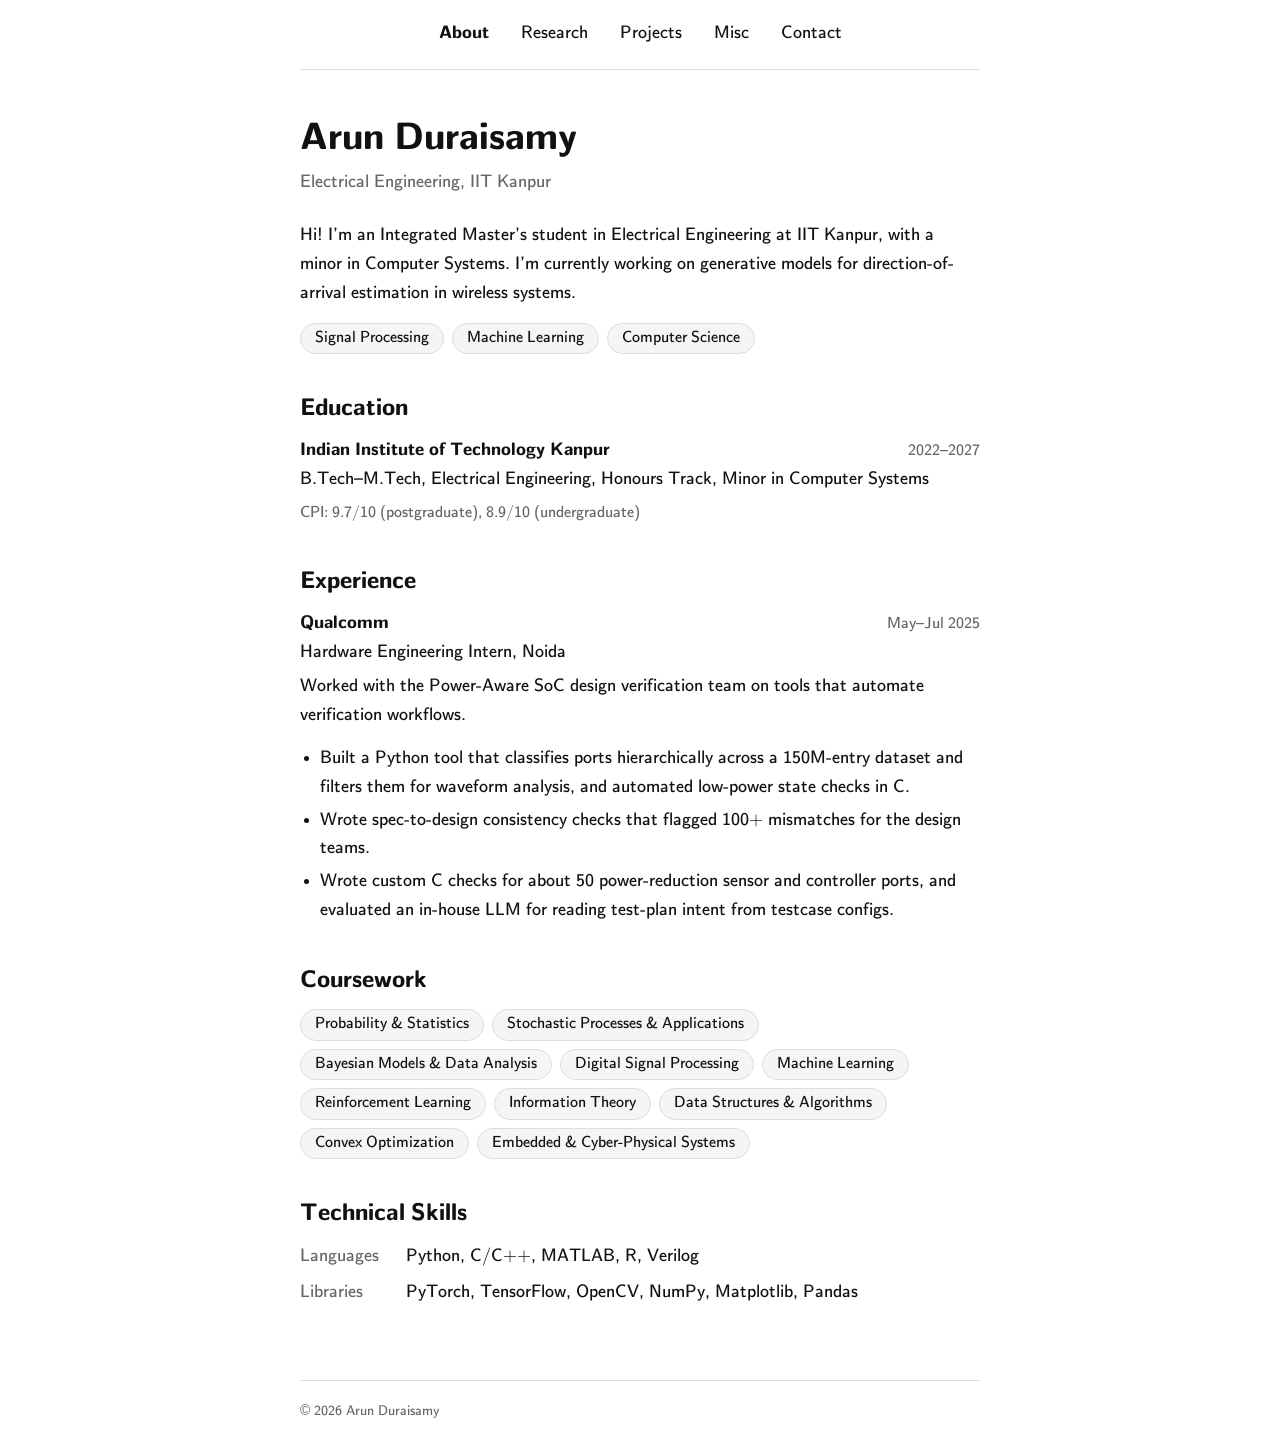
<file: index.html>
<!DOCTYPE html>
<html lang="en">
<head>
<meta charset="utf-8">
<meta name="viewport" content="width=device-width, initial-scale=1">
<title>Arun Duraisamy</title>
<meta name="description" content="Arun Duraisamy, dual-degree Electrical Engineering student at IIT Kanpur.">
<link rel="icon" href="favicon.svg" type="image/svg+xml">
<link rel="stylesheet" href="style.css">
</head>
<body>
<nav class="navbar">
  <a href="index.html" aria-current="page">About</a>
  <a href="research.html">Research</a>
  <a href="projects.html">Projects</a>
  <a href="misc.html">Misc</a>
  <a href="contact.html">Contact</a>
</nav>

<main>
  <div class="intro">
    <!-- Optional photo: put photo.jpg in this folder and uncomment -->
    <!-- <img class="photo" src="photo.jpg" alt="Arun Duraisamy"> -->
    <h1>Arun Duraisamy</h1>
    <p class="tagline">Electrical Engineering, IIT Kanpur</p>
    <p>Hi! I'm an Integrated Master's student in Electrical Engineering at IIT Kanpur, with a minor in Computer Systems. I'm currently working on generative models for direction-of-arrival estimation in wireless systems.</p>
  </div>

  <ul class="chips">
    <li>Signal Processing</li>
    <li>Machine Learning</li>
    <li>Computer Science</li>
  </ul>

  <h2>Education</h2>
  <div class="entry">
    <div class="entry-head">
      <strong>Indian Institute of Technology Kanpur</strong>
      <span class="when">2022&ndash;2027</span>
    </div>
    <p class="role">B.Tech&ndash;M.Tech, Electrical Engineering, Honours Track, Minor in Computer Systems</p>
    <p class="meta">CPI: 9.7/10 (postgraduate), 8.9/10 (undergraduate)</p>
  </div>

  <h2>Experience</h2>
  <div class="entry">
    <div class="entry-head">
      <strong>Qualcomm</strong>
      <span class="when">May&ndash;Jul 2025</span>
    </div>
    <p class="role">Hardware Engineering Intern, Noida</p>
    <p>Worked with the Power-Aware SoC design verification team on tools that automate verification workflows.</p>
    <ul>
      <li>Built a Python tool that classifies ports hierarchically across a 150M-entry dataset and filters them for waveform analysis, and automated low-power state checks in C.</li>
      <li>Wrote spec-to-design consistency checks that flagged 100+ mismatches for the design teams.</li>
      <li>Wrote custom C checks for about 50 power-reduction sensor and controller ports, and evaluated an in-house LLM for reading test-plan intent from testcase configs.</li>
    </ul>
  </div>

  <h2>Coursework</h2>
  <ul class="chips">
    <li>Probability &amp; Statistics</li>
    <li>Stochastic Processes &amp; Applications</li>
    <li>Bayesian Models &amp; Data Analysis</li>
    <li>Digital Signal Processing</li>
    <li>Machine Learning</li>
    <li>Reinforcement Learning</li>
    <li>Information Theory</li>
    <li>Data Structures &amp; Algorithms</li>
    <li>Convex Optimization</li>
    <li>Embedded &amp; Cyber-Physical Systems</li>
  </ul>

  <h2>Technical Skills</h2>
  <ul class="kv">
    <li><span class="label">Languages</span> <span>Python, C/C++, MATLAB, R, Verilog</span></li>
    <li><span class="label">Libraries</span> <span>PyTorch, TensorFlow, OpenCV, NumPy, Matplotlib, Pandas</span></li>
  </ul>
</main>

<footer>&copy; 2026 Arun Duraisamy</footer>
</body>
</html>
</file>
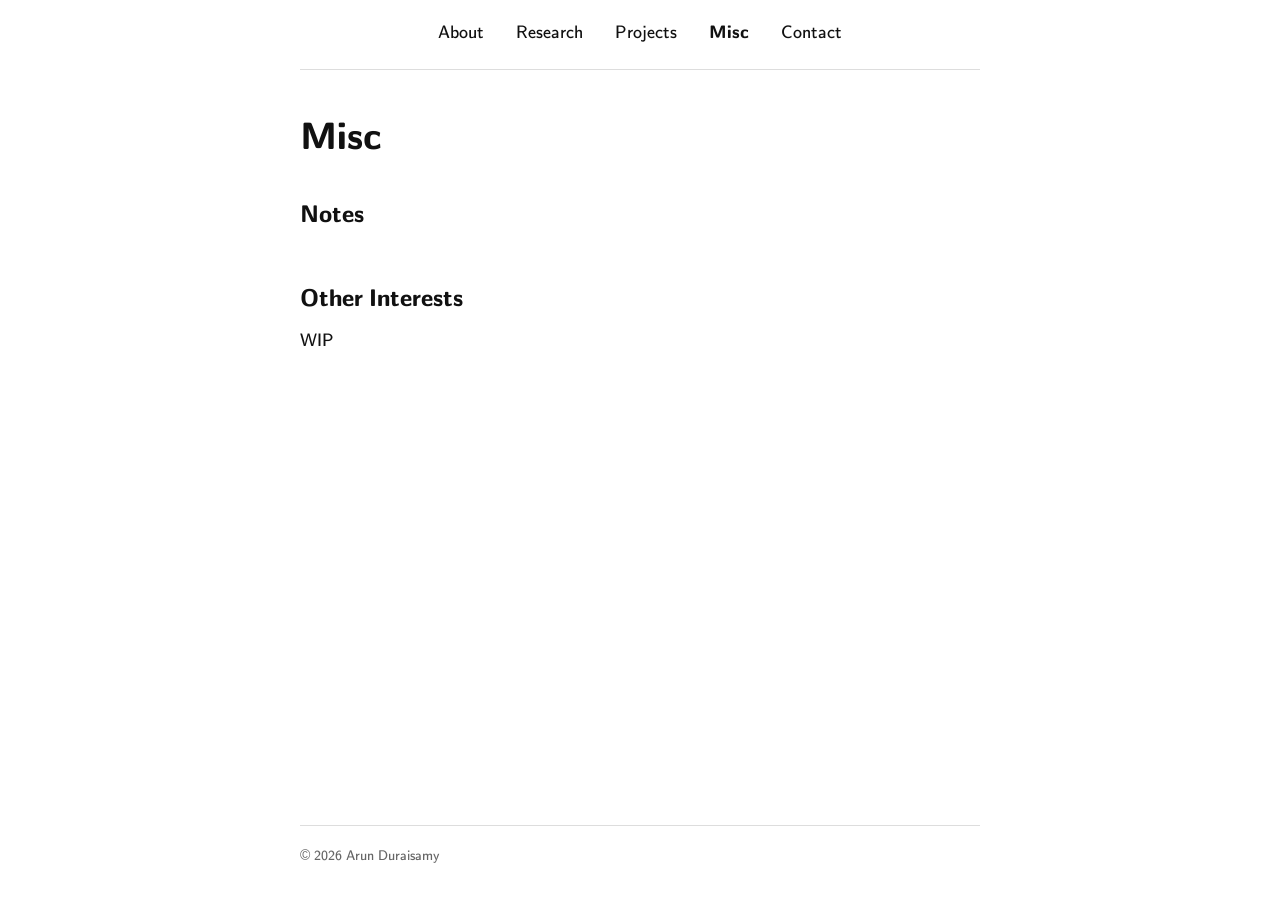
<file: misc.html>
<!DOCTYPE html>
<html lang="en">
<head>
<meta charset="utf-8">
<meta name="viewport" content="width=device-width, initial-scale=1">
<title>Misc | Arun Duraisamy</title>
<meta name="description" content="Notes and other interests of Arun Duraisamy.">
<link rel="icon" href="favicon.svg" type="image/svg+xml">
<link rel="stylesheet" href="style.css">
</head>
<body>
<nav class="navbar">
  <a href="index.html">About</a>
  <a href="research.html">Research</a>
  <a href="projects.html">Projects</a>
  <a href="misc.html" aria-current="page">Misc</a>
  <a href="contact.html">Contact</a>
</nav>

<main>
  <h1>Misc</h1>

  <h2>Notes</h2>
  <!-- EDIT: notes, tutorials, blog posts -->
  <ul class="news">
    <li><span class="date"></span> <a href="#"></a></li>
  </ul>

  <h2>Other Interests</h2>
  <!-- EDIT -->
  <p>WIP</p>
</main>

<footer>&copy; 2026 Arun Duraisamy</footer>
</body>
</html>
</file>
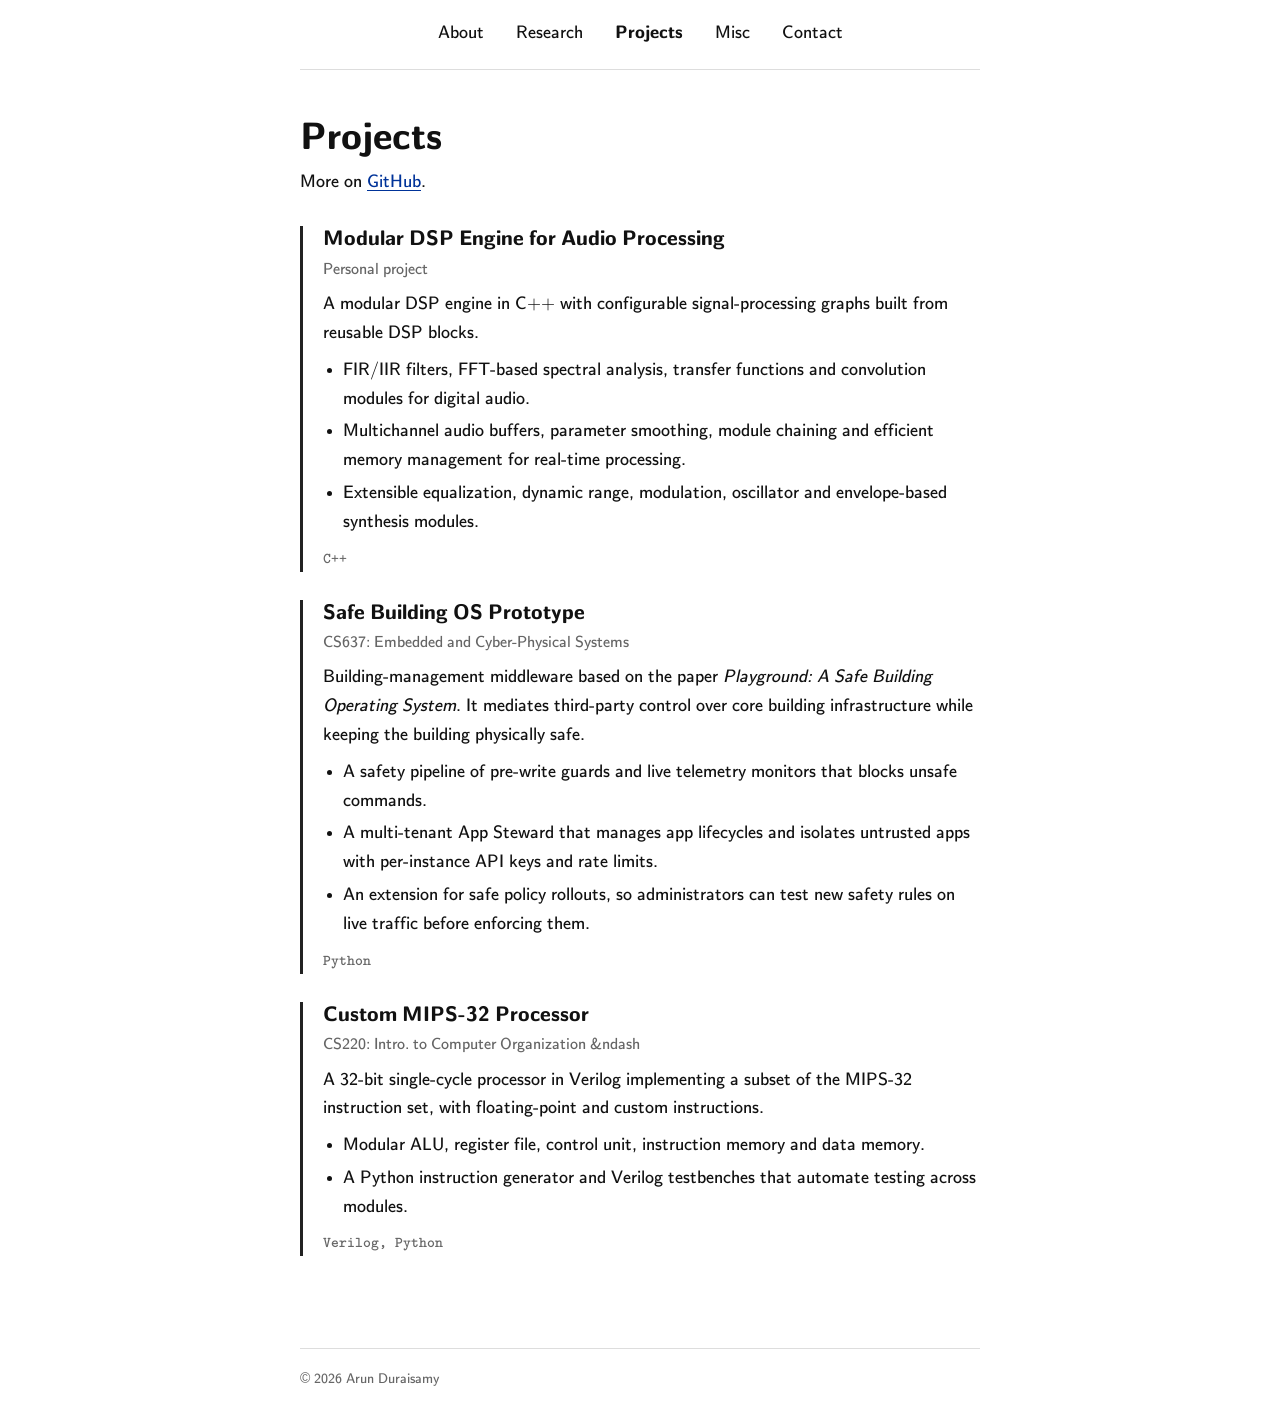
<file: projects.html>
<!DOCTYPE html>
<html lang="en">
<head>
<meta charset="utf-8">
<meta name="viewport" content="width=device-width, initial-scale=1">
<title>Projects | Arun Duraisamy</title>
<meta name="description" content="Projects by Arun Duraisamy: a modular DSP engine, a safe building OS prototype and a custom MIPS-32 processor.">
<link rel="icon" href="favicon.svg" type="image/svg+xml">
<link rel="stylesheet" href="style.css">
</head>
<body>
<nav class="navbar">
  <a href="index.html">About</a>
  <a href="research.html">Research</a>
  <a href="projects.html" aria-current="page">Projects</a>
  <a href="misc.html">Misc</a>
  <a href="contact.html">Contact</a>
</nav>

<main>
  <h1>Projects</h1>

  <p>More on <a href="https://github.com/arun8166">GitHub</a>.</p>

  <!-- To link a repo, add under a project:
       <p class="links"><a href="https://github.com/arun8166/REPO">Code</a></p> -->

  <div class="project">
    <h2>Modular DSP Engine for Audio Processing</h2>
    <p class="meta">Personal project</p>
    <p>A modular DSP engine in C++ with configurable signal-processing graphs built from reusable DSP blocks.</p>
    <ul>
      <li>FIR/IIR filters, FFT-based spectral analysis, transfer functions and convolution modules for digital audio.</li>
      <li>Multichannel audio buffers, parameter smoothing, module chaining and efficient memory management for real-time processing.</li>
      <li>Extensible equalization, dynamic range, modulation, oscillator and envelope-based synthesis modules.</li>
    </ul>
    <p class="tech">C++</p>
  </div>

  <div class="project">
    <h2>Safe Building OS Prototype</h2>
    <p class="meta">CS637: Embedded and Cyber-Physical Systems</p>
    <p>Building-management middleware based on the paper <em>Playground: A Safe Building Operating System</em>. It mediates third-party control over core building infrastructure while keeping the building physically safe.</p>
    <ul>
      <li>A safety pipeline of pre-write guards and live telemetry monitors that blocks unsafe commands.</li>
      <li>A multi-tenant App Steward that manages app lifecycles and isolates untrusted apps with per-instance API keys and rate limits.</li>
      <li>An extension for safe policy rollouts, so administrators can test new safety rules on live traffic before enforcing them.</li>
    </ul>
    <p class="tech">Python</p>
  </div>

  <div class="project">
    <h2>Custom MIPS-32 Processor</h2>
    <p class="meta">CS220: Intro. to Computer Organization &ndash</p>
    <p>A 32-bit single-cycle processor in Verilog implementing a subset of the MIPS-32 instruction set, with floating-point and custom instructions.</p>
    <ul>
      <li>Modular ALU, register file, control unit, instruction memory and data memory.</li>
      <li>A Python instruction generator and Verilog testbenches that automate testing across modules.</li>
    </ul>
    <p class="tech">Verilog, Python</p>
  </div>
</main>

<footer>&copy; 2026 Arun Duraisamy</footer>
</body>
</html>
</file>
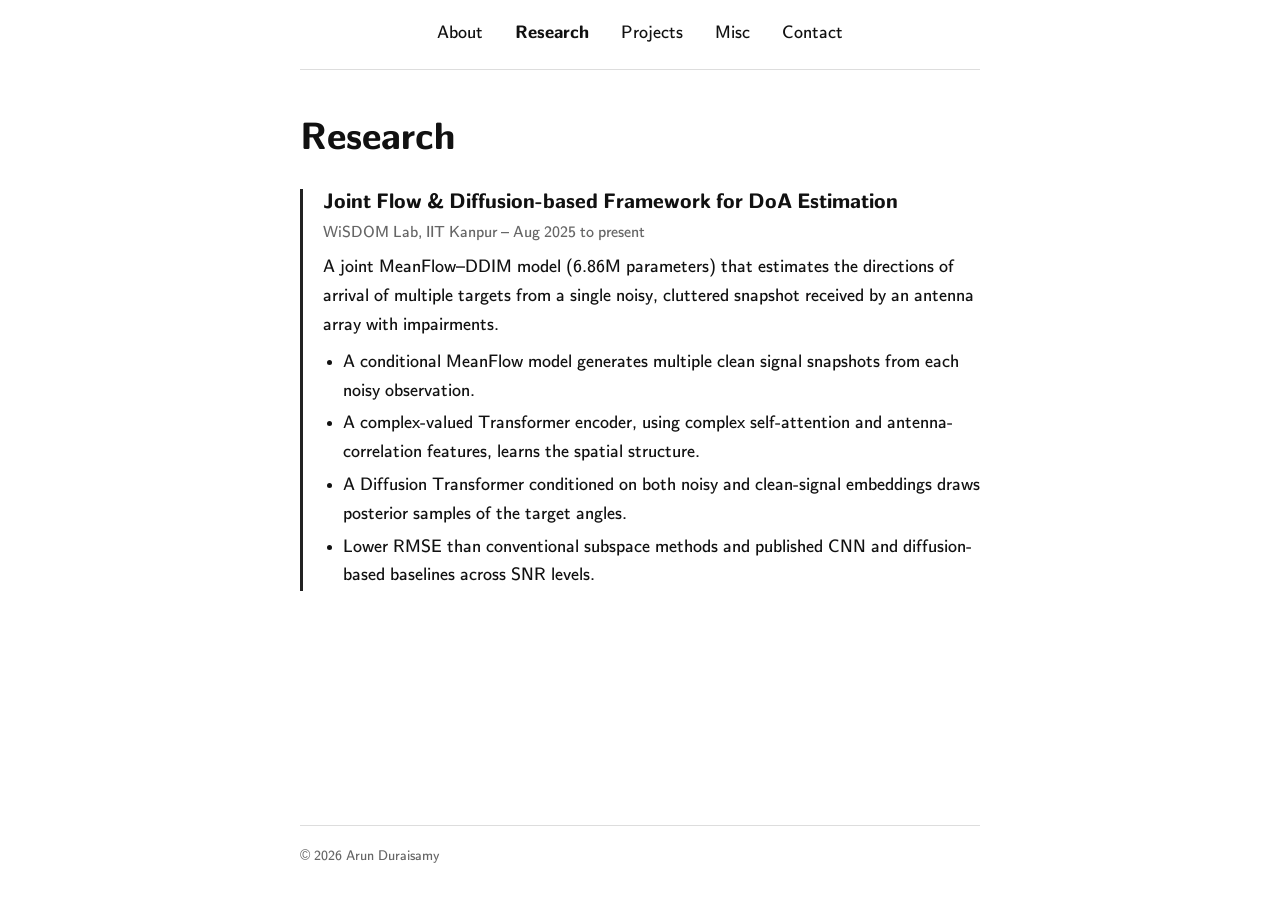
<file: research.html>
<!DOCTYPE html>
<html lang="en">
<head>
<meta charset="utf-8">
<meta name="viewport" content="width=device-width, initial-scale=1">
<title>Research | Arun Duraisamy</title>
<meta name="description" content="Research by Arun Duraisamy: joint flow and diffusion models for DoA estimation.">
<link rel="icon" href="favicon.svg" type="image/svg+xml">
<link rel="stylesheet" href="style.css">
</head>
<body>
<nav class="navbar">
  <a href="index.html">About</a>
  <a href="research.html" aria-current="page">Research</a>
  <a href="projects.html">Projects</a>
  <a href="misc.html">Misc</a>
  <a href="contact.html">Contact</a>
</nav>

<main>
  <h1>Research</h1>

  <div class="project">
    <h2>Joint Flow &amp; Diffusion-based Framework for DoA Estimation</h2>
    <p class="meta">WiSDOM Lab, IIT Kanpur &ndash; Aug 2025 to present</p>
    <p>A joint MeanFlow&ndash;DDIM model (6.86M parameters) that estimates the directions of arrival of multiple targets from a single noisy, cluttered snapshot received by an antenna array with impairments.</p>
    <ul>
      <li>A conditional MeanFlow model generates multiple clean signal snapshots from each noisy observation.</li>
      <li>A complex-valued Transformer encoder, using complex self-attention and antenna-correlation features, learns the spatial structure.</li>
      <li>A Diffusion Transformer conditioned on both noisy and clean-signal embeddings draws posterior samples of the target angles.</li>
      <li>Lower RMSE than conventional subspace methods and published CNN and diffusion-based baselines across SNR levels.</li>
    </ul>
  </div>
</main>

<footer>&copy; 2026 Arun Duraisamy</footer>
</body>
</html>
</file>
<file: style.css>
/* Font: KaTeX's sans serif (Computer Modern Sans), self-hosted from KaTeX (MIT) */
@font-face {
  font-family: "KaTeX_SansSerif";
  src: url("fonts/KaTeX_SansSerif-Regular.woff2") format("woff2");
  font-weight: 400;
  font-style: normal;
  font-display: swap;
}
@font-face {
  font-family: "KaTeX_SansSerif";
  src: url("fonts/KaTeX_SansSerif-Bold.woff2") format("woff2");
  font-weight: 700;
  font-style: normal;
  font-display: swap;
}
@font-face {
  font-family: "KaTeX_SansSerif";
  src: url("fonts/KaTeX_SansSerif-Italic.woff2") format("woff2");
  font-weight: 400;
  font-style: italic;
  font-display: swap;
}
@font-face {
  font-family: "KaTeX_Typewriter";
  src: url("fonts/KaTeX_Typewriter-Regular.woff2") format("woff2");
  font-weight: 400;
  font-style: normal;
  font-display: swap;
}

:root {
  --bg: #ffffff;
  --text: #111111;
  --muted: #666666;
  --line: #dddddd;
  --chip: #f5f5f5;
  --bar: #222222;
  --link: #003399;
  color-scheme: light dark;
}

@media (prefers-color-scheme: dark) {
  :root {
    --bg: #161616;
    --text: #e8e8e8;
    --muted: #9b9b9b;
    --line: #333333;
    --chip: #222222;
    --bar: #dddddd;
    --link: #8fb0ff;
  }
}

* {
  box-sizing: border-box;
}

html {
  -webkit-text-size-adjust: 100%;
  text-size-adjust: 100%;
}

body {
  font-family: "KaTeX_SansSerif", "Helvetica Neue", Arial, sans-serif;
  font-size: 18px;
  line-height: 1.6;
  color: var(--text);
  background: var(--bg);
  max-width: 760px;
  margin: 0 auto;
  padding: 0 40px;
  /* keeps the footer at the bottom on short pages */
  min-height: 100vh;
  min-height: 100svh;
  display: flex;
  flex-direction: column;
}

main {
  flex: 1;
}

h1 {
  font-size: 38px;
  line-height: 1.15;
  margin: 0 0 8px;
}

h2 {
  font-size: 24px;
  line-height: 1.3;
  margin: 40px 0 12px;
}

p {
  margin: 0 0 14px;
}

a {
  color: var(--link);
  text-underline-offset: 3px;
}

a:hover {
  text-decoration-thickness: 2px;
}

code {
  font-family: "KaTeX_Typewriter", ui-monospace, Menlo, Consolas, monospace;
}

/* ---------- Nav ---------- */

.navbar {
  display: flex;
  flex-wrap: wrap;
  justify-content: center;
  gap: 8px 32px;
  padding: 20px 0;
  border-bottom: 1px solid var(--line);
  margin-bottom: 48px;
}

.navbar a {
  color: var(--text);
  text-decoration: none;
}

.navbar a:hover {
  text-decoration: underline;
}

.navbar a[aria-current="page"] {
  font-weight: 700;
}

/* ---------- Home ---------- */

.tagline {
  color: var(--muted);
  margin-bottom: 24px;
}

.photo {
  float: right;
  width: 150px;
  height: 150px;
  object-fit: cover;
  border-radius: 50%;
  margin: 0 0 16px 24px;
}

.intro {
  display: flow-root; /* contains the floated photo */
}

.chips {
  list-style: none;
  padding: 0;
  margin: 0;
  display: flex;
  flex-wrap: wrap;
  gap: 8px;
}

.chips li {
  padding: 2px 14px;
  font-size: 16px;
  border: 1px solid var(--line);
  border-radius: 999px;
  background: var(--chip);
}

.news {
  list-style: none;
  padding: 0;
  margin: 0;
}

.news li {
  display: flex;
  gap: 16px;
  margin: 6px 0;
}

.news .date {
  flex: 0 0 auto;
  min-width: 90px;
  white-space: nowrap;
  color: var(--muted);
}

/* ---------- Cards (research, projects) ---------- */

.project {
  border-left: 3px solid var(--bar);
  padding-left: 20px;
  margin: 28px 0;
}

.project h2 {
  font-size: 21px;
  margin: 0 0 4px;
}

.project p {
  margin-bottom: 8px;
}

.meta {
  color: var(--muted);
  font-size: 16px;
}

.tech {
  font-family: "KaTeX_Typewriter", ui-monospace, Menlo, Consolas, monospace;
  font-size: 15px;
  color: var(--muted);
}

.links a {
  margin-right: 16px;
}

/* ---------- Education / experience entries ---------- */

.entry {
  margin: 0 0 20px;
}

.entry-head {
  display: flex;
  flex-wrap: wrap;
  justify-content: space-between;
  align-items: baseline;
  gap: 0 16px;
}

.when {
  color: var(--muted);
  font-size: 16px;
  white-space: nowrap;
}

.role {
  margin: 0 0 6px;
}

.entry ul,
.project ul {
  margin: 6px 0 10px;
  padding-left: 20px;
}

.entry li,
.project li {
  margin: 4px 0;
}

/* ---------- Label / value lists (skills, contact) ---------- */

.kv {
  list-style: none;
  padding: 0;
  margin: 0;
}

.kv li {
  display: flex;
  gap: 16px;
  margin: 8px 0;
}

.kv .label {
  flex: 0 0 90px;
  color: var(--muted);
}

/* ---------- Footer ---------- */

footer {
  margin-top: 64px;
  padding: 20px 0 32px;
  border-top: 1px solid var(--line);
  font-size: 14px;
  color: var(--muted);
}

/* ---------- Phones ---------- */

@media (max-width: 600px) {
  body {
    font-size: 17px;
    padding: 0 18px;
  }

  .navbar {
    gap: 6px 16px;
    padding: 16px 0;
    margin-bottom: 32px;
    font-size: 16px;
  }

  h1 {
    font-size: 31px;
  }

  h2 {
    font-size: 21px;
    margin-top: 32px;
  }

  .photo {
    width: 110px;
    height: 110px;
  }

  .kv li {
    flex-direction: column;
    gap: 0;
  }

  .kv .label {
    flex: none;
    font-size: 15px;
  }
}
</file>
